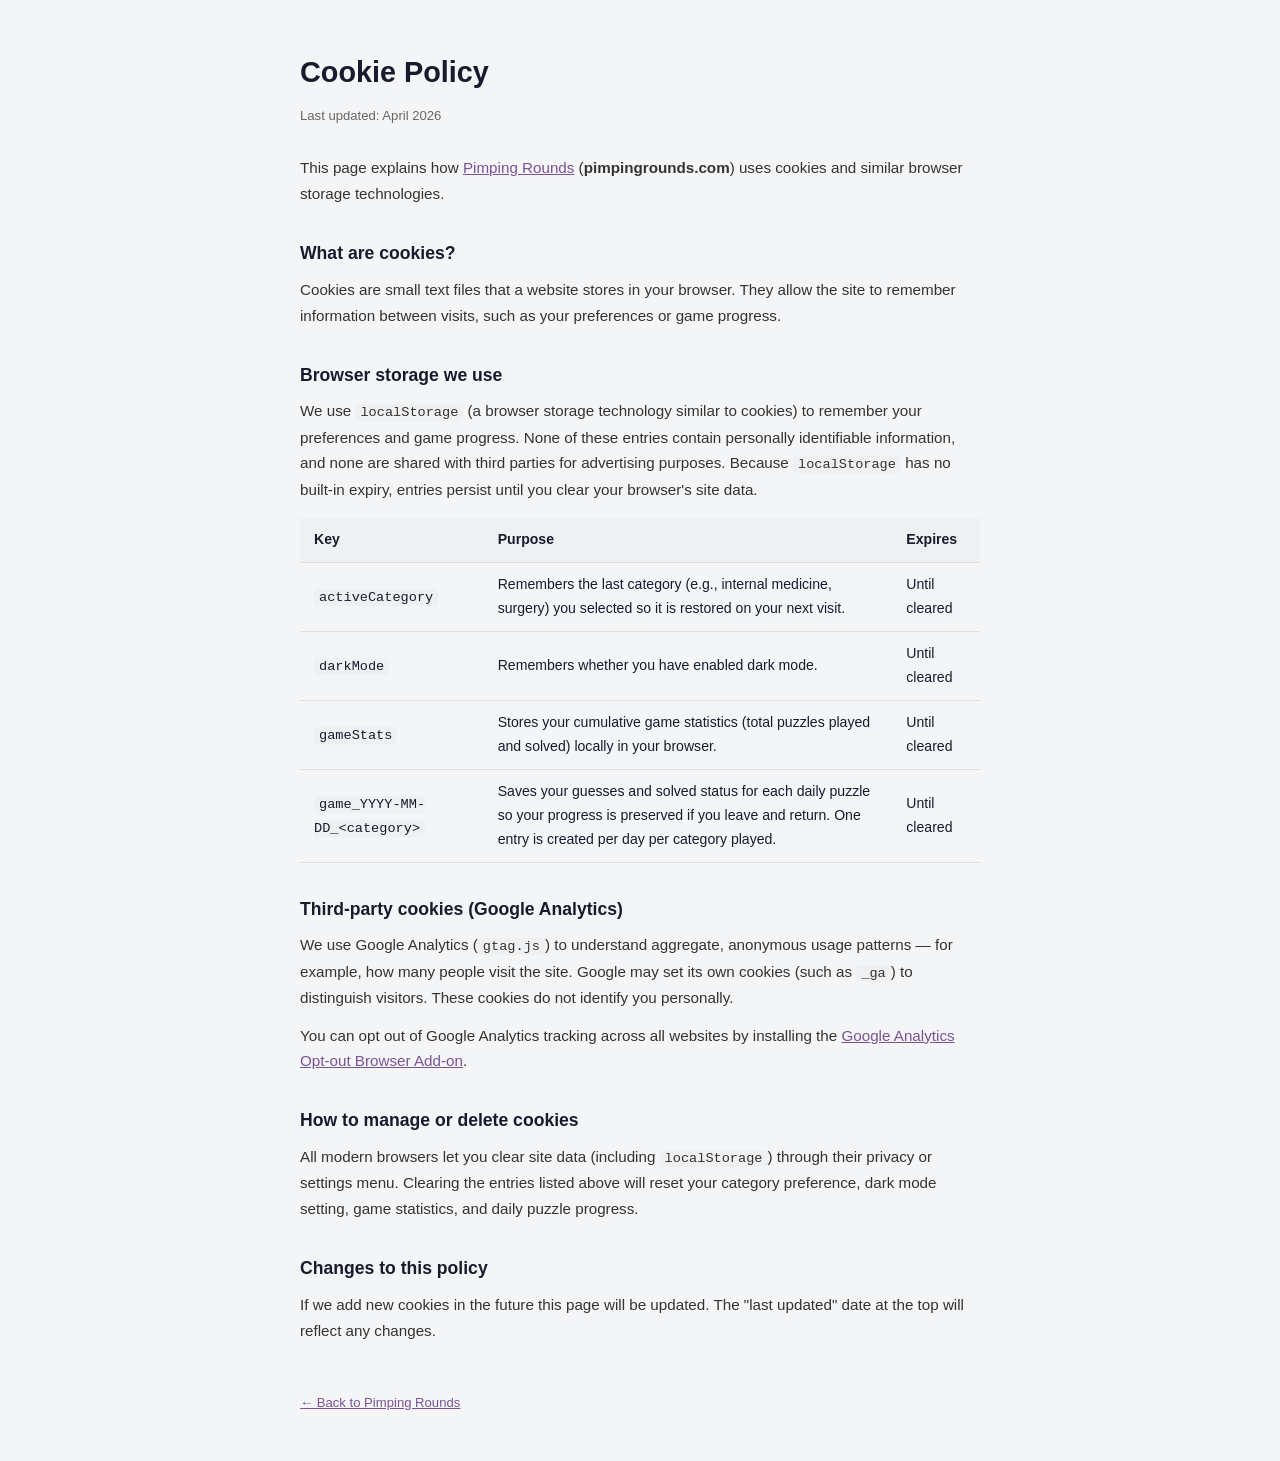
<file: cookie-policy.html>
<!DOCTYPE html>
<html lang="en-US">
  <head>
    <meta charset="UTF-8">
    <meta name="viewport" content="width=device-width, initial-scale=1.0">
    <title>cookie policy — pimping rounds</title>
    <link rel="stylesheet" type="text/css" href="public/css/cookies.css">
    <link rel="canonical" href="https://pimpingrounds.com/cookie-policy.html">
    <link rel="manifest" href="/manifest.json">
  </head>
  <body>
    <main>
      <h1>Cookie Policy</h1>
      <p class="updated">Last updated: April 2026</p>

      <p>This page explains how <a href="/">Pimping Rounds</a> (<strong>pimpingrounds.com</strong>) uses cookies and similar browser storage technologies.</p>

      <h2>What are cookies?</h2>
      <p>Cookies are small text files that a website stores in your browser. They allow the site to remember information between visits, such as your preferences or game progress.</p>

      <h2>Browser storage we use</h2>
      <p>We use <code>localStorage</code> (a browser storage technology similar to cookies) to remember your preferences and game progress. None of these entries contain personally identifiable information, and none are shared with third parties for advertising purposes. Because <code>localStorage</code> has no built-in expiry, entries persist until you clear your browser's site data.</p>
      <table>
        <thead>
          <tr>
            <th>Key</th>
            <th>Purpose</th>
            <th>Expires</th>
          </tr>
        </thead>
        <tbody>
          <tr>
            <td><code>activeCategory</code></td>
            <td>Remembers the last category (e.g., internal medicine, surgery) you selected so it is restored on your next visit.</td>
            <td>Until cleared</td>
          </tr>
          <tr>
            <td><code>darkMode</code></td>
            <td>Remembers whether you have enabled dark mode.</td>
            <td>Until cleared</td>
          </tr>
          <tr>
            <td><code>gameStats</code></td>
            <td>Stores your cumulative game statistics (total puzzles played and solved) locally in your browser.</td>
            <td>Until cleared</td>
          </tr>
          <tr>
            <td><code>game_YYYY-MM-DD_&lt;category&gt;</code></td>
            <td>Saves your guesses and solved status for each daily puzzle so your progress is preserved if you leave and return. One entry is created per day per category played.</td>
            <td>Until cleared</td>
          </tr>
        </tbody>
      </table>

      <h2>Third-party cookies (Google Analytics)</h2>
      <p>We use Google Analytics (<code>gtag.js</code>) to understand aggregate, anonymous usage patterns — for example, how many people visit the site. Google may set its own cookies (such as <code>_ga</code>) to distinguish visitors. These cookies do not identify you personally.</p>
      <p>You can opt out of Google Analytics tracking across all websites by installing the <a href="https://tools.google.com/dlpage/gaoptout" target="_blank" rel="noopener">Google Analytics Opt-out Browser Add-on</a>.</p>

      <h2>How to manage or delete cookies</h2>
      <p>All modern browsers let you clear site data (including <code>localStorage</code>) through their privacy or settings menu. Clearing the entries listed above will reset your category preference, dark mode setting, game statistics, and daily puzzle progress.</p>

      <h2>Changes to this policy</h2>
      <p>If we add new cookies in the future this page will be updated. The "last updated" date at the top will reflect any changes.</p>

      <footer>
        <a href="/">&larr; Back to Pimping Rounds</a>
      </footer>
    </main>
  </body>
</html>
</file>
<file: public/css/cookies.css>
*, *::before, *::after {
    box-sizing: border-box;
    margin: 0;
    padding: 0;
  }

  body {
    font-family: -apple-system, BlinkMacSystemFont, "Segoe UI", Roboto, sans-serif;
    background: #f4f5f7;
    color: #1a1a2e;
    line-height: 1.7;
    padding: 48px 24px;
  }

  main {
    max-width: 680px;
    margin: 0 auto;
  }

  h1 {
    font-size: 1.8rem;
    font-weight: 700;
    margin-bottom: 8px;
  }

  h2 {
    font-size: 1.1rem;
    font-weight: 600;
    margin: 32px 0 8px;
  }

  p {
    margin-bottom: 12px;
    color: #333;
    font-size: 0.95rem;
  }

  table {
    width: 100%;
    border-collapse: collapse;
    margin: 16px 0 24px;
    font-size: 0.88rem;
  }

  th, td {
    text-align: left;
    padding: 10px 14px;
    border-bottom: 1px solid #ddd;
  }

  th {
    background: #eef0f2;
    font-weight: 600;
  }

  code {
    background: #eef0f2;
    padding: 1px 5px;
    border-radius: 4px;
    font-size: 0.85rem;
  }

  .updated {
    font-size: 0.82rem;
    color: #666;
    margin-bottom: 28px;
  }

  a {
    color: #7c5295;
  }

  footer {
    margin-top: 48px;
    font-size: 0.82rem;
    color: #666;
  }
</file>
